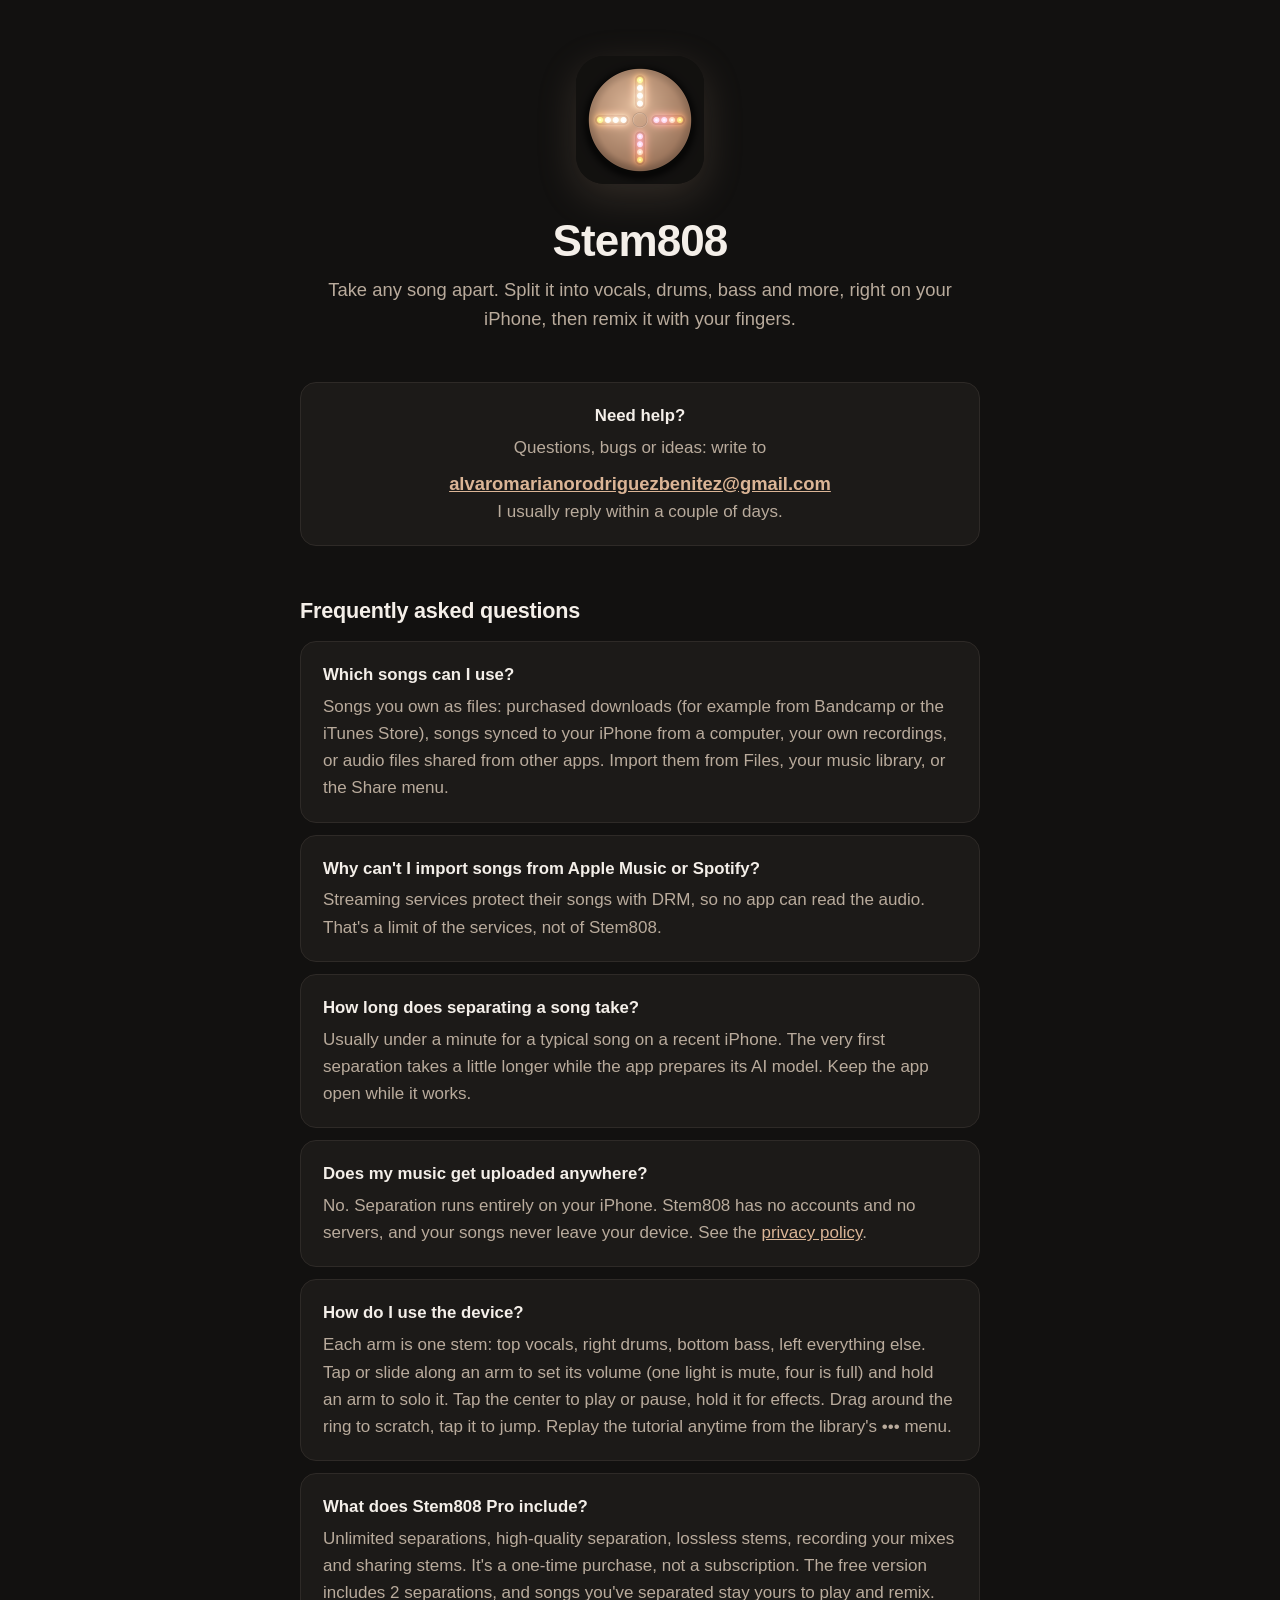
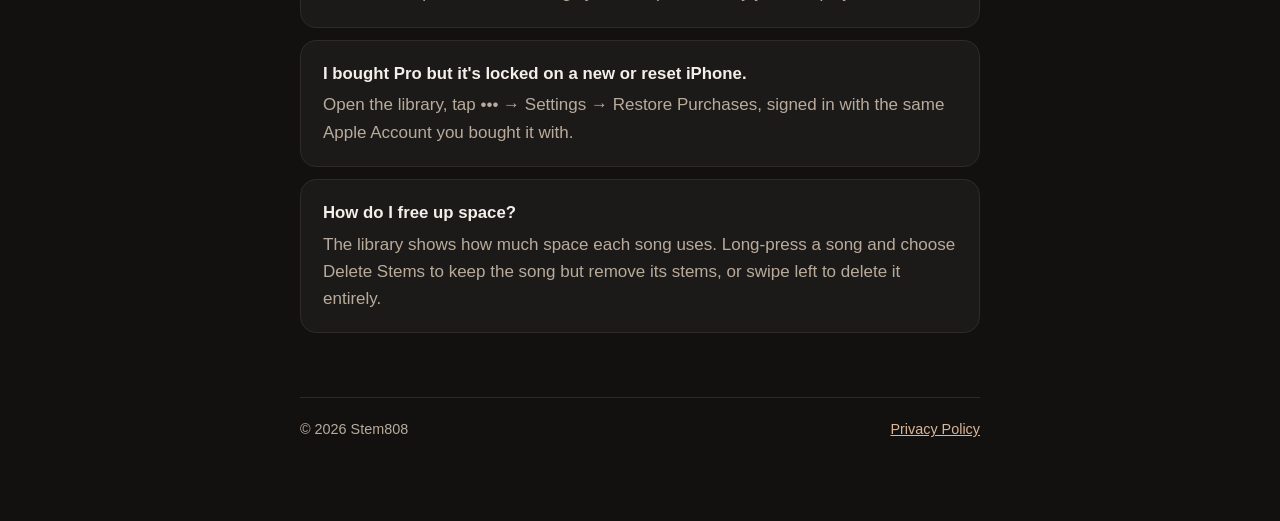
<file: index.html>
<!doctype html>
<html lang="en">
<head>
  <meta charset="utf-8">
  <meta name="viewport" content="width=device-width, initial-scale=1">
  <title>Stem808 Support</title>
  <meta name="description" content="Stem808 splits any song into vocals, drums, bass and more, right on your iPhone. Help, FAQ and contact.">
  <link rel="icon" href="icon.png">
  <link rel="stylesheet" href="style.css">
</head>
<body>
<main>
  <header class="hero">
    <img src="icon.png" alt="Stem808 app icon">
    <h1>Stem808</h1>
    <p class="tagline">Take any song apart. Split it into vocals, drums, bass and more, right on your iPhone, then remix it with your fingers.</p>
  </header>

  <section class="contact card">
    <h3>Need help?</h3>
    <p>Questions, bugs or ideas: write to</p>
    <a class="email" href="mailto:alvaromarianorodriguezbenitez@gmail.com">alvaromarianorodriguezbenitez@gmail.com</a>
    <p>I usually reply within a couple of days.</p>
  </section>

  <h2>Frequently asked questions</h2>

  <div class="card">
    <h3>Which songs can I use?</h3>
    <p>Songs you own as files: purchased downloads (for example from Bandcamp or the iTunes Store), songs synced to your iPhone from a computer, your own recordings, or audio files shared from other apps. Import them from Files, your music library, or the Share menu.</p>
  </div>

  <div class="card">
    <h3>Why can't I import songs from Apple Music or Spotify?</h3>
    <p>Streaming services protect their songs with DRM, so no app can read the audio. That's a limit of the services, not of Stem808.</p>
  </div>

  <div class="card">
    <h3>How long does separating a song take?</h3>
    <p>Usually under a minute for a typical song on a recent iPhone. The very first separation takes a little longer while the app prepares its AI model. Keep the app open while it works.</p>
  </div>

  <div class="card">
    <h3>Does my music get uploaded anywhere?</h3>
    <p>No. Separation runs entirely on your iPhone. Stem808 has no accounts and no servers, and your songs never leave your device. See the <a href="privacy/">privacy policy</a>.</p>
  </div>

  <div class="card">
    <h3>How do I use the device?</h3>
    <p>Each arm is one stem: top vocals, right drums, bottom bass, left everything else. Tap or slide along an arm to set its volume (one light is mute, four is full) and hold an arm to solo it. Tap the center to play or pause, hold it for effects. Drag around the ring to scratch, tap it to jump. Replay the tutorial anytime from the library's ••• menu.</p>
  </div>

  <div class="card">
    <h3>What does Stem808 Pro include?</h3>
    <p>Unlimited separations, high-quality separation, lossless stems, recording your mixes and sharing stems. It's a one-time purchase, not a subscription. The free version includes 2 separations, and songs you've separated stay yours to play and remix.</p>
  </div>

  <div class="card">
    <h3>I bought Pro but it's locked on a new or reset iPhone.</h3>
    <p>Open the library, tap ••• → Settings → Restore Purchases, signed in with the same Apple Account you bought it with.</p>
  </div>

  <div class="card">
    <h3>How do I free up space?</h3>
    <p>The library shows how much space each song uses. Long-press a song and choose Delete Stems to keep the song but remove its stems, or swipe left to delete it entirely.</p>
  </div>

  <footer>
    <span>© 2026 Stem808</span>
    <a href="privacy/">Privacy Policy</a>
  </footer>
</main>
</body>
</html>
</file>
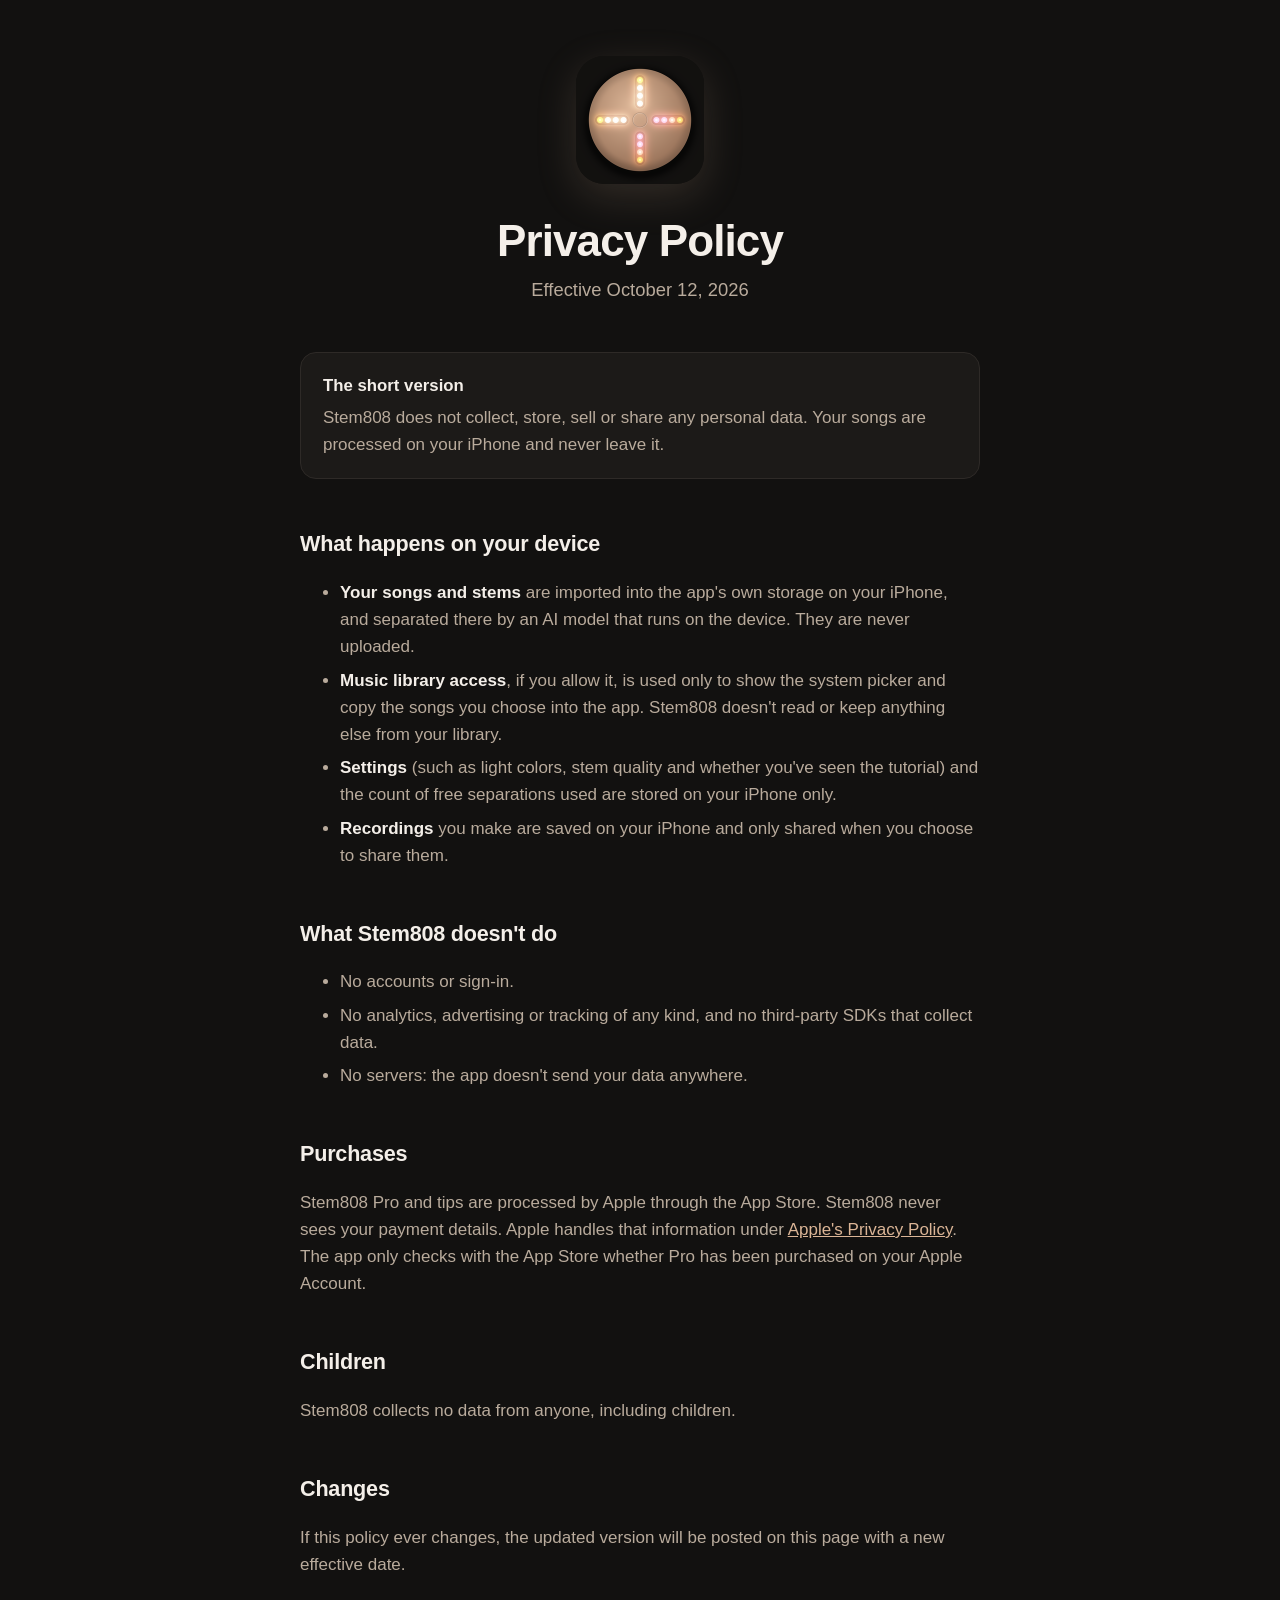
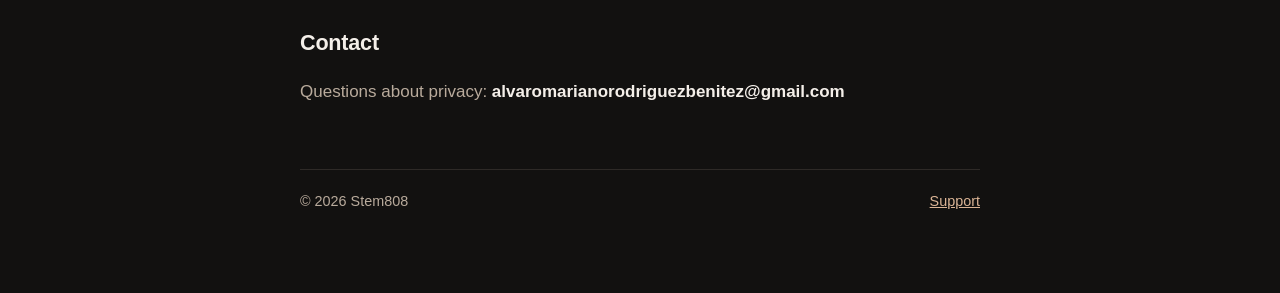
<file: privacy/index.html>
<!doctype html>
<html lang="en">
<head>
  <meta charset="utf-8">
  <meta name="viewport" content="width=device-width, initial-scale=1">
  <title>Stem808 Privacy Policy</title>
  <meta name="description" content="Stem808 collects no personal data. Songs are separated on your iPhone and never leave it.">
  <link rel="icon" href="../icon.png">
  <link rel="stylesheet" href="../style.css">
</head>
<body>
<main class="legal">
  <header class="hero">
    <a href="../"><img src="../icon.png" alt="Stem808 app icon"></a>
    <h1>Privacy Policy</h1>
    <p class="tagline">Effective October 12, 2026</p>
  </header>

  <section class="card">
    <h3>The short version</h3>
    <p>Stem808 does not collect, store, sell or share any personal data. Your songs are processed on your iPhone and never leave it.</p>
  </section>

  <h2>What happens on your device</h2>
  <ul>
    <li><strong>Your songs and stems</strong> are imported into the app's own storage on your iPhone, and separated there by an AI model that runs on the device. They are never uploaded.</li>
    <li><strong>Music library access</strong>, if you allow it, is used only to show the system picker and copy the songs you choose into the app. Stem808 doesn't read or keep anything else from your library.</li>
    <li><strong>Settings</strong> (such as light colors, stem quality and whether you've seen the tutorial) and the count of free separations used are stored on your iPhone only.</li>
    <li><strong>Recordings</strong> you make are saved on your iPhone and only shared when you choose to share them.</li>
  </ul>

  <h2>What Stem808 doesn't do</h2>
  <ul>
    <li>No accounts or sign-in.</li>
    <li>No analytics, advertising or tracking of any kind, and no third-party SDKs that collect data.</li>
    <li>No servers: the app doesn't send your data anywhere.</li>
  </ul>

  <h2>Purchases</h2>
  <p>Stem808 Pro and tips are processed by Apple through the App Store. Stem808 never sees your payment details. Apple handles that information under <a href="https://www.apple.com/legal/privacy/">Apple's Privacy Policy</a>. The app only checks with the App Store whether Pro has been purchased on your Apple Account.</p>

  <h2>Children</h2>
  <p>Stem808 collects no data from anyone, including children.</p>

  <h2>Changes</h2>
  <p>If this policy ever changes, the updated version will be posted on this page with a new effective date.</p>

  <h2>Contact</h2>
  <p>Questions about privacy: <strong>alvaromarianorodriguezbenitez@gmail.com</strong></p>

  <footer>
    <span>© 2026 Stem808</span>
    <a href="../">Support</a>
  </footer>
</main>
</body>
</html>
</file>
<file: style.css>
:root {
  --bg: #121110;
  --surface: #1c1a18;
  --border: #2e2a27;
  --text: #f4efe9;
  --muted: #b9ab9c;
  --accent: #dbb596;
  --skin: #c9a58a;
  color-scheme: dark;
}

* { box-sizing: border-box; }

body {
  margin: 0;
  background: var(--bg);
  color: var(--text);
  font: 17px/1.6 -apple-system, BlinkMacSystemFont, "Inter", "Segoe UI", Roboto, sans-serif;
  -webkit-font-smoothing: antialiased;
}

main {
  max-width: 720px;
  margin: 0 auto;
  padding: 56px 20px 80px;
}

a { color: var(--accent); }

header.hero {
  text-align: center;
  margin-bottom: 48px;
}

header.hero img {
  width: 128px;
  height: 128px;
  border-radius: 28px;
  box-shadow: 0 12px 40px rgba(201, 165, 138, 0.18);
}

h1 {
  font-size: clamp(2rem, 6vw, 2.75rem);
  line-height: 1.15;
  margin: 24px 0 8px;
  letter-spacing: -0.02em;
}

h2 {
  font-size: 1.35rem;
  margin: 48px 0 12px;
  letter-spacing: -0.01em;
}

h3 {
  font-size: 1.05rem;
  margin: 0 0 4px;
}

.tagline {
  color: var(--muted);
  font-size: 1.15rem;
  margin: 0;
}

.card {
  background: var(--surface);
  border: 1px solid var(--border);
  border-radius: 16px;
  padding: 20px 22px;
  margin: 12px 0;
}

.card p { margin: 0; color: var(--muted); }

.contact {
  text-align: center;
}

.contact .email {
  display: inline-block;
  margin-top: 8px;
  font-size: 1.15rem;
  font-weight: 600;
  user-select: all;
}

.legal p, .legal li { color: var(--muted); }
.legal li { margin: 6px 0; }
.legal strong { color: var(--text); }

footer {
  margin-top: 64px;
  padding-top: 20px;
  border-top: 1px solid var(--border);
  color: var(--muted);
  font-size: 0.9rem;
  display: flex;
  flex-wrap: wrap;
  gap: 8px 20px;
  justify-content: space-between;
}
</file>
